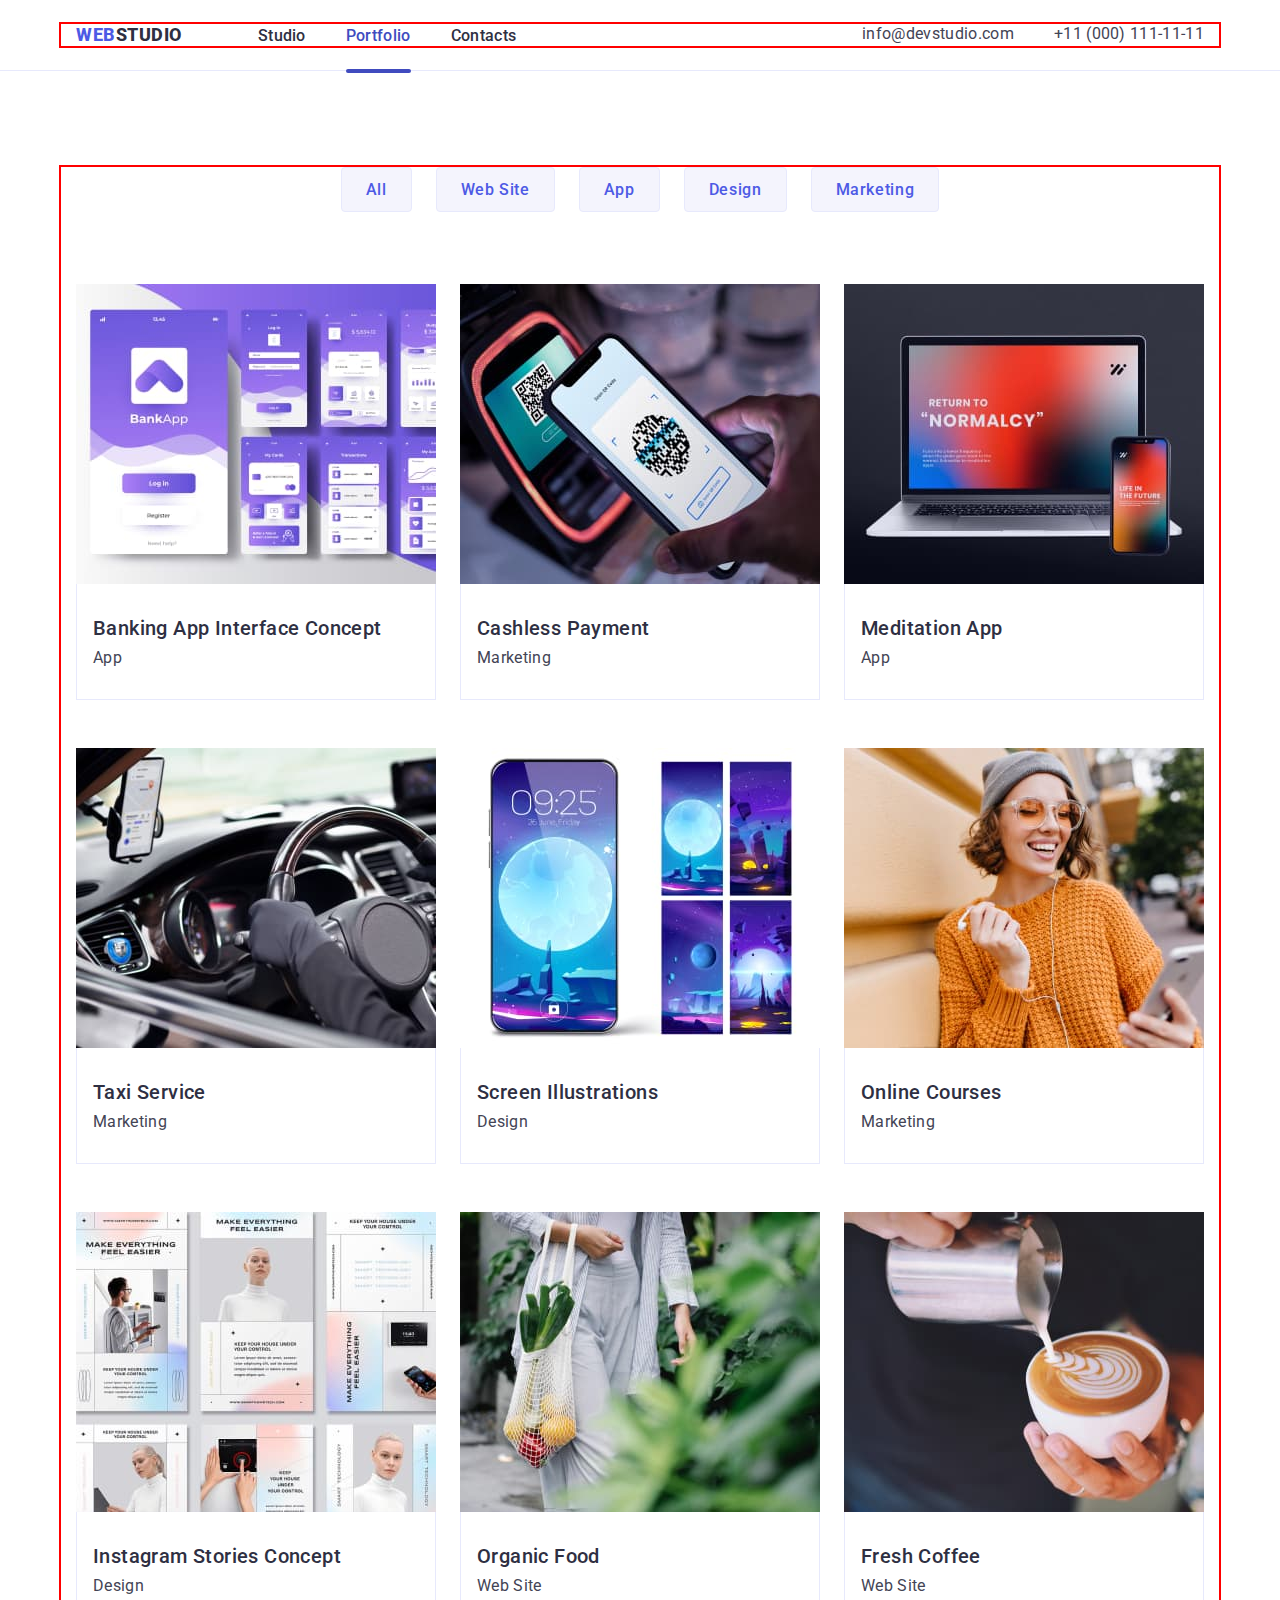
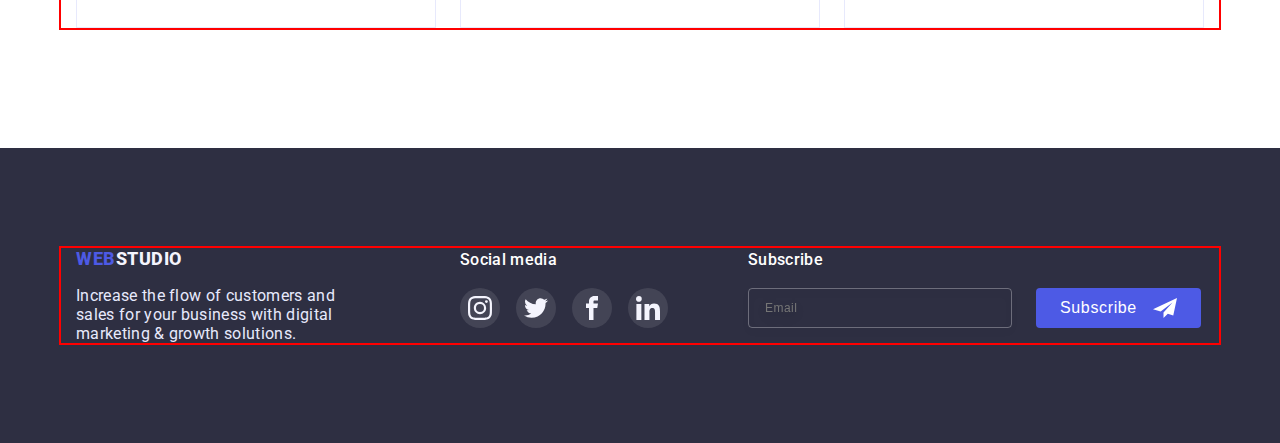
<file: portfolio.html>
<!DOCTYPE html>
<html lang="en">
  <head>
    <meta charset="UTF-8" />
    <meta http-equiv="X-UA-Compatible" content="IE=edge" />
    <meta name="viewport" content="width=device-width, initial-scale=1.0" />
    <link rel="preconnect" href="https://fonts.googleapis.com" />
    <link rel="preconnect" href="https://fonts.gstatic.com" crossorigin />
    <link
      href="https://fonts.googleapis.com/css2?family=Raleway:wght@800&family=Roboto:wght@400;500;700;900&display=swap"
      rel="stylesheet"
    />
    <link
      rel="stylesheet"
      href="https://cdnjs.cloudflare.com/ajax/libs/animate.css/4.1.1/animate.min.css"
    />
    <link rel="stylesheet" href="./css/style.css" />
    <link href="https://unpkg.com/aos@2.3.1/dist/aos.css" rel="stylesheet" />

    <title>Document</title>
  </head>
  <body>
    <header class="header section">
      <div class="container header-container">
        <nav class="header-navigation">
          <a class="header-logo link" href="./index.html"
            ><span class="header-logo-web">Web</span>Studio</a
          >
          <ul class="header-list list">
            <li class="header-item">
              <a class="header-link link" href="./index.html">Studio</a>
            </li>
            <li class="header-item">
              <a class="header-link link current" href="./portfolio.html"
                >Portfolio</a
              >
            </li>
            <li class="header-item">
              <a class="header-link link" href="./contacts.html">Contacts</a>
            </li>
          </ul>
        </nav>
        <address class="header-address">
          <ul class="header-address-list list">
            <li>
              <a class="header-mail link" href="mailto:info@devstudio.com"
                >info@devstudio.com</a
              >
            </li>
            <li>
              <a class="header-tel link" href="tel:+110001111111"
                >+11 (000) 111-11-11</a
              >
            </li>
          </ul>
        </address>
      </div>
    </header>

    <main>
      <section class="portfolio section">
        <div class="container">
          <h1 class="portfolio-heading"></h1>
          <ul class="portfolio-navigation list">
            <li>
              <button class="portfolio-btn btn" type="button">All</button>
            </li>
            <li>
              <button class="portfolio-btn btn" type="button">Web Site</button>
            </li>
            <li>
              <button class="portfolio-btn btn" type="button">App</button>
            </li>
            <li>
              <button class="portfolio-btn btn" type="button">Design</button>
            </li>
            <li>
              <button class="portfolio-btn btn" type="button">Marketing</button>
            </li>
          </ul>
          <h2 class="portfolio-heading"></h2>
          <ul class="portfolio-content-list list">
            <li class="portfolio-content-list-item">
              <a class="portfolio-content-link link" href="#">
                <div class="portfolio-cover-wrap">
                  <img
                    class="portfolio-content-img"
                    src="./images/portfolio1.jpg"
                    alt="bank app"
                    width="360"
                  />
                  <p class="portfolio-cover-text">
                    14 Stylish and User-Friendly App Design Concepts · Task
                    Manager App · Calorie Tracker App · Exotic Fruit Ecommerce
                    App · Cloud Storage App
                  </p>
                </div>
                <div class="portfolio-content-img-signature">
                  <h3 class="portfolio-content-heading">
                    Banking App Interface Concept
                  </h3>
                  <p class="portfolio-content-descr">App</p>
                </div>
              </a>
            </li>
            <li class="portfolio-content-list-item">
              <a class="portfolio-content-link link" href="#">
                <div class="portfolio-cover-wrap">
                  <img
                    class="portfolio-content-img"
                    src="./images/portfolio2.jpg"
                    alt="QR-code"
                    width="360"
                  />
                  <p class="portfolio-cover-text">
                    14 Stylish and User-Friendly App Design Concepts · Task
                    Manager App · Calorie Tracker App · Exotic Fruit Ecommerce
                    App · Cloud Storage App
                  </p>
                </div>
                <div class="portfolio-content-img-signature">
                  <h3 class="portfolio-content-heading">Cashless Payment</h3>
                  <p class="portfolio-content-descr">Marketing</p>
                </div>
              </a>
            </li>
            <li class="portfolio-content-list-item">
              <a class="portfolio-content-link link" href="#">
                <div class="portfolio-cover-wrap">
                  <img
                    class="portfolio-content-img"
                    src="./images/portfolio3.jpg"
                    alt="laptop and phone"
                    width="360"
                  />
                  <p class="portfolio-cover-text">
                    14 Stylish and User-Friendly App Design Concepts · Task
                    Manager App · Calorie Tracker App · Exotic Fruit Ecommerce
                    App · Cloud Storage App
                  </p>
                </div>
                <div class="portfolio-content-img-signature">
                  <h3 class="portfolio-content-heading">Meditation App</h3>
                  <p class="portfolio-content-descr">App</p>
                </div>
              </a>
            </li>
            <li class="portfolio-content-list-item">
              <a class="portfolio-content-link link" href="#">
                <div class="portfolio-cover-wrap">
                  <img
                    class="portfolio-content-img"
                    src="./images/portfolio4.jpg"
                    alt="taxi"
                    width="360"
                  />
                  <p class="portfolio-cover-text">
                    14 Stylish and User-Friendly App Design Concepts · Task
                    Manager App · Calorie Tracker App · Exotic Fruit Ecommerce
                    App · Cloud Storage App
                  </p>
                </div>
                <div class="portfolio-content-img-signature">
                  <h3 class="portfolio-content-heading">Taxi Service</h3>
                  <p class="portfolio-content-descr">Marketing</p>
                </div>
              </a>
            </li>
            <li class="portfolio-content-list-item">
              <a class="portfolio-content-link link" href="#">
                <div class="portfolio-cover-wrap">
                  <img
                    class="portfolio-content-img"
                    src="./images/portfolio5.jpg"
                    alt="screen illustrations"
                    width="360"
                  />
                  <p class="portfolio-cover-text">
                    14 Stylish and User-Friendly App Design Concepts · Task
                    Manager App · Calorie Tracker App · Exotic Fruit Ecommerce
                    App · Cloud Storage App
                  </p>
                </div>
                <div class="portfolio-content-img-signature">
                  <h3 class="portfolio-content-heading">
                    Screen Illustrations
                  </h3>
                  <p class="portfolio-content-descr">Design</p>
                </div>
              </a>
            </li>
            <li class="portfolio-content-list-item">
              <a class="portfolio-content-link link" href="#">
                <div class="portfolio-cover-wrap">
                  <img
                    class="portfolio-content-img"
                    src="./images/portfolio6.jpg"
                    alt="girl with a phone"
                    width="360"
                  />
                  <p class="portfolio-cover-text">
                    14 Stylish and User-Friendly App Design Concepts · Task
                    Manager App · Calorie Tracker App · Exotic Fruit Ecommerce
                    App · Cloud Storage App
                  </p>
                </div>
                <div class="portfolio-content-img-signature">
                  <h3 class="portfolio-content-heading">Online Courses</h3>
                  <p class="portfolio-content-descr">Marketing</p>
                </div>
              </a>
            </li>
            <li class="portfolio-content-list-item">
              <a class="portfolio-content-link link" href="#">
                <div class="portfolio-cover-wrap">
                  <img
                    class="portfolio-content-img"
                    src="./images/portfolio7.jpg"
                    alt="instagram stories concept"
                    width="360"
                  />
                  <p class="portfolio-cover-text">
                    14 Stylish and User-Friendly App Design Concepts · Task
                    Manager App · Calorie Tracker App · Exotic Fruit Ecommerce
                    App · Cloud Storage App
                  </p>
                </div>
                <div class="portfolio-content-img-signature">
                  <h3 class="portfolio-content-heading">
                    Instagram Stories Concept
                  </h3>
                  <p class="portfolio-content-descr">Design</p>
                </div>
              </a>
            </li>
            <li class="portfolio-content-list-item">
              <a class="portfolio-content-link link" href="#">
                <div class="portfolio-cover-wrap">
                  <img
                    class="portfolio-content-img"
                    src="./images/portfolio8.jpg"
                    alt="woman with an eco bag"
                    width="360"
                  />
                  <p class="portfolio-cover-text">
                    14 Stylish and User-Friendly App Design Concepts · Task
                    Manager App · Calorie Tracker App · Exotic Fruit Ecommerce
                    App · Cloud Storage App
                  </p>
                </div>
                <div class="portfolio-content-img-signature">
                  <h3 class="portfolio-content-heading">Organic Food</h3>
                  <p class="portfolio-content-descr">Web Site</p>
                </div>
              </a>
            </li>
            <li class="portfolio-content-list-item">
              <a class="portfolio-content-link link" href="#">
                <div class="portfolio-cover-wrap">
                  <img
                    class="portfolio-content-img"
                    src="./images/portfolio9.jpg"
                    alt="coffee"
                    width="360"
                  />
                  <p class="portfolio-cover-text">
                    14 Stylish and User-Friendly App Design Concepts · Task
                    Manager App · Calorie Tracker App · Exotic Fruit Ecommerce
                    App · Cloud Storage App
                  </p>
                </div>
                <div class="portfolio-content-img-signature">
                  <h3 class="portfolio-content-heading">Fresh Coffee</h3>
                  <p class="portfolio-content-descr">Web Site</p>
                </div>
              </a>
            </li>
          </ul>
        </div>
      </section>
    </main>

    <footer class="footer">
      <div class="container footer-container">
        <div class="footer-left-content">
          <a class="footer-logo" href="./index.html"
            ><span class="footer-logo-web">Web</span>Studio</a
          >
          <p class="footer-descr">
            Increase the flow of customers and sales for your business with
            digital marketing &amp; growth solutions.
          </p>
        </div>
        <div class="footer-soc">
          <p class="footer-soc-heading">Social media</p>
          <ul class="footer-soc-list list">
            <li class="footer-soc-item">
              <a href="#" class="footer-soc-link link">
                <svg class="footer-soc-icon" width="24" height="24">
                  <use href="./images/icons.svg#icon-instagram"></use>
                </svg>
              </a>
            </li>
            <li class="footer-soc-item">
              <a href="#" class="footer-soc-link link">
                <svg class="footer-soc-icon" width="24" height="24">
                  <use href="./images/icons.svg#icon-twitter-1"></use>
                </svg>
              </a>
            </li>
            <li class="footer-soc-item">
              <a href="#" class="footer-soc-link link">
                <svg class="footer-soc-icon" width="24" height="24">
                  <use href="./images/icons.svg#icon-facebook"></use>
                </svg>
              </a>
            </li>
            <li class="footer-soc-item">
              <a href="#" class="footer-soc-link link">
                <svg class="footer-soc-icon" width="24" height="24">
                  <use href="./images/icons.svg#icon-linkedin-1"></use>
                </svg>
              </a>
            </li>
          </ul>
        </div>
        <div class="footer-subscribe">
          <p class="footer-subscribe-heading">Subscribe</p>

          <form class="footer-email-form">
            <div>
              <input
                type="email"
                placeholder="Email"
                class="footer-email"
                required
                name="user-email"
              />
            </div>
            <button type="submit" class="footer-btn">
              Subscribe
              <svg class="subscribe-icon" width="24" height="24">
                <use href="./images/icons.svg#icon-Frame-3"></use>
              </svg>
            </button>
          </form>
        </div>
      </div>
    </footer>

    <script>
      AOS.init({ once: true });
    </script>
    <script src="https://unpkg.com/aos@2.3.1/dist/aos.js"></script>
    <script src="./js/modal.js"></script>
  </body>
</html>
</file>
<file: css/style.css>
:root {
  --brand-color-dark: #2e2f42;
  --brand-color-text: #434455;
  --brand-color-primary-brand: #4d5ae5;
  --brand-color-pressed-state: #404bbf;
  --brand-color-white: #fff;
  --brand-color-light: #f4f4fd;
  --brand-color-accent: #e7e9fc;
  --brand-color-subtle-text: #8e8f99;
  --brand-color-success: #31d0aa;
}

p,
h1,
h2,
h3,
h4,
h5,
h6 {
  margin: 0;
}

ul {
  margin: 0;
  padding-left: 0;
}

button {
  cursor: pointer;
}

address {
  font-style: normal;
}

img {
  display: block;
}

* {
  margin: 0;
  padding: 0;
  list-style: none;
  box-sizing: border-box;
}

body {
  color: var(--brand-color-text);
  font-family: Roboto, sans-serif;
  font-size: 16px;
  font-style: normal;
  background: #ffffff;
}

.container {
  width: 100%;
  max-width: 1158px;
  padding-left: 15px;
  padding-right: 15px;
  margin: 0 auto;
  outline: 2px solid red;
}

.link {
  text-decoration: none;
}

.list {
  list-style: none;
}

.hidden {
  position: absolute;
  width: 1px;
  height: 1px;
  margin: -1px;
  border: 0;
  padding: 0;
  white-space: nowrap;
  clip-path: inset(100%);
  clip: rect(0 0 0 0);
  overflow: hidden;
}

/* ------------------------------ HEADER ------------------------------ */

.header {
  padding-top: 24px;
  padding-bottom: 24px;
  border-bottom: 1px solid var(--brand-color-accent);
}

.header-container {
  display: flex;
}

.header-navigation {
  display: flex;
  margin-right: auto;
  align-items: baseline;
}

.header-logo {
  font-weight: 800;
  font-size: 18px;
  line-height: 1.2;
  letter-spacing: 0.03em;
  text-transform: uppercase;
  color: var(--brand-color-dark);
  text-decoration: none;
  margin-right: 76px;
}

.header-logo-web {
  color: var(--brand-color-primary-brand);
}

.header-list {
  display: flex;
  gap: 40px;
}

.header-link {
  position: relative;
  font-weight: 500;
  font-size: 16px;
  line-height: 1.2;
  letter-spacing: 0.02em;
  text-decoration: none;
  color: var(--brand-color-dark);
  transition: color 250ms cubic-bezier(0.4, 0, 0.2, 1);
}

.header-link:is(:hover, :focus) {
  color: var(--brand-color-pressed-state);
}

.header-link::after {
  position: absolute;
  display: flex;
  content: ' ';
  height: 4px;
  width: 0;
  margin-top: 24px;
  border-radius: 2px;
  background-color: var(--brand-color-pressed-state);
  transition: 0.3s;
}

.header-link:hover::after {
  width: 100%;
}

.current {
  color: var(--brand-color-pressed-state);
}

.current::after {
  position: absolute;
  display: flex;
  content: ' ';
  height: 4px;
  width: 100%;
  margin-top: 24px;
  border-radius: 2px;
  background-color: var(--brand-color-pressed-state);
  transition: 0.3s;
}

.header-address-list {
  display: flex;
  list-style: none;
  gap: 40px;
}

.header-mail,
.header-tel {
  font-size: 16px;
  line-height: 1.2;
  letter-spacing: 0.02em;
  color: var(--brand-color-text);
  text-decoration: none;
  transition: color 250ms cubic-bezier(0.4, 0, 0.2, 1);
}

.header-mail:is(:hover, :focus),
.header-tel:is(:hover, :focus) {
  color: var(--brand-color-pressed-state);
}

/* ------------------------------ SUBHEADER ------------------------------ */

.subheader {
  margin: 0 auto;
  background-color: var(--brand-color-dark);
  background-image: linear-gradient(
      rgba(46, 47, 66, 0.7),
      rgba(46, 47, 66, 0.7)
    ),
    url(../images/people-office.jpg);
  background-repeat: no-repeat;
  background-position: center;
  background-size: cover;
  max-width: 1440px;
  padding-top: 188px;
  padding-bottom: 188px;
}

.subheader-heading {
  margin: 0 auto;
  max-width: 494px;
  font-weight: 700;
  font-size: 56px;
  text-align: center;
  letter-spacing: 0.01em;
  color: var(--brand-color-white);
  margin-bottom: 48px;
}

.subheader-btn {
  padding: 16px 32px;
  background: var(--brand-color-primary-brand);
  box-shadow: 0px 4px 4px rgba(0, 0, 0, 0.15);
  border-radius: 4px;
  font-size: 16px;
  font-weight: 500;
  line-height: 1.2;
  letter-spacing: 0.04em;
  color: var(--brand-color-white);
  cursor: pointer;
  border: none;
  display: block;
  margin: 0 auto;
  transition: background-color 250ms cubic-bezier(0.4, 0, 0.2, 1);
}

.btn {
  font-family: inherit;
}

.subheader-btn:is(:hover, :focus) {
  background-color: var(--brand-color-pressed-state);
}

/* ------------------------------ FEATURES ------------------------------ */

.features {
  padding-top: 120px;
  padding-bottom: 60px;
}

.features-heading {
  display: none;
}

.features-list {
  display: flex;
  justify-content: center;
  gap: 24px;
}

.features-list-item {
  width: calc((100% - 72px) / 4);
}

.features-icon-background {
  height: 112px;
  margin-bottom: 8px;
  background: var(--brand-color-light);
  border-radius: 4px;
  display: flex;
  align-items: center;
  justify-content: center;
}

.features-list-heading {
  margin-bottom: 8px;
  font-weight: 500;
  font-size: 20px;
  line-height: 1.2;
  letter-spacing: 0.02em;
  color: var(--brand-color-dark);
}

.features-list-descr {
  max-width: 264px;
  line-height: 1.2;
  letter-spacing: 0.02em;
}

/* ------------------------------ DOING ------------------------------ */

.doing {
  padding-top: 60px;
  padding-bottom: 120px;
}

.doing-heading,
.team-heading,
.customers-heading {
  margin-bottom: 72px;
  font-size: 36px;
  line-height: 2;
  text-align: center;
  letter-spacing: 0.02em;
  text-transform: capitalize;
  color: var(--brand-color-dark);
}

.doing-list {
  display: flex;
  justify-content: center;
  gap: 24px;
}

.doing-list-item {
  background: linear-gradient(
      0deg,
      rgba(77, 90, 229, 0.1),
      rgba(77, 90, 229, 0.1)
    ),
    url(2368.jpg);
  background-blend-mode: soft-light, normal;
  border: 1px solid #e7e9fc;
}

/* ------------------------------ TEAM ------------------------------ */

.team {
  background: var(--brand-color-light);
  padding-top: 120px;
  padding-bottom: 120px;
}

.team-list {
  display: flex;
  justify-content: center;
  gap: 24px;
}

.team-list-item {
  width: calc((100% - 72px) / 4);
  background: var(--brand-color-white);
  box-shadow: 0px 1px 6px rgba(46, 47, 66, 0.08),
    0px 1px 1px rgba(46, 47, 66, 0.16), 0px 2px 1px rgba(46, 47, 66, 0.08);
  border-radius: 0px 0px 4px 4px;
}

.team-img {
  width: 100%;
}

.team-img-signature {
  padding-top: 32px;
  padding-bottom: 32px;
}

.team-name {
  font-weight: 500;
  font-size: 20px;
  line-height: 1.2;
  letter-spacing: 0.02em;
  text-align: center;
  color: var(--brand-color-dark);
  margin-bottom: 8px;
}

.team-position {
  font-size: 16px;
  line-height: 1.2;
  letter-spacing: 0.02em;
  text-align: center;
  margin-bottom: 8px;
}

.team-soc-list {
  display: flex;
  justify-content: center;
  gap: 24px;
}

.team-soc-item {
  width: 40px;
  height: 40px;
}

.team-soc-link {
  width: 100%;
  height: 100%;
  border-radius: 50%;
  display: flex;
  justify-content: center;
  align-items: center;
  background-color: var(--brand-color-primary-brand);
  transition: background-color 250ms cubic-bezier(0.4, 0, 0.2, 1);
}

.team-soc-icon {
  fill: var(--brand-color-light);
}

.team-soc-link:is(:hover, :focus) {
  background-color: var(--brand-color-pressed-state);
}

/* ------------------------------ CUSTOMERS ------------------------------ */

.customers {
  padding-top: 120px;
  padding-bottom: 120px;
}

.customers-list {
  display: flex;
  gap: 24px;
}

.customers-item {
  width: calc((100% - 120px) / 6);
  height: 88px;
}

.customers-link {
  width: 100%;
  height: 100%;
  border: 1px solid var(--brand-color-subtle-text);
  border-radius: 4px;
  display: flex;
  align-items: center;
  justify-content: center;
  transition: border-color 250ms cubic-bezier(0.4, 0, 0.2, 1),
    color 250ms cubic-bezier(0.4, 0, 0.2, 1);
}

.customers-icon {
  fill: var(--brand-color-subtle-text);
}

.customers-link:is(:hover, :focus) {
  border-color: var(--brand-color-pressed-state);
}
.customers-link:is(:hover, :focus) .customers-icon {
  fill: var(--brand-color-pressed-state);
}

/* ------------------------------ PORTFOLIO ------------------------------ */

.portfolio {
  padding-top: 96px;
  padding-bottom: 120px;
}

.portfolio-heading {
  display: none;
}

.portfolio-navigation {
  margin-bottom: 72px;
  display: flex;
  gap: 24px;
  justify-content: center;
}

.portfolio-btn {
  padding: 12px 24px;
  line-height: 1.2;
  letter-spacing: 0.04em;
  color: var(--brand-color-primary-brand);
  background: var(--brand-color-light);
  border: 1px solid var(--brand-color-accent);
  border-radius: 4px;
  cursor: pointer;
  font-weight: 500;
  font-size: 16px;
  transition: background-color 250ms cubic-bezier(0.4, 0, 0.2, 1),
    border-color 250ms cubic-bezier(0.4, 0, 0.2, 1),
    color 250ms cubic-bezier(0.4, 0, 0.2, 1);
}

.portfolio-btn:is(:hover, :focus) {
  background: var(--brand-color-pressed-state);
  box-shadow: 0px 3px 1px rgba(0, 0, 0, 0.1), 0px 2px 1px rgba(0, 0, 0, 0.08),
    0px 2px 2px rgba(0, 0, 0, 0.12);
  border-color: var(--brand-color-pressed-state);
  color: var(--brand-color-white);
}

.portfolio-content-list {
  display: flex;
  flex-wrap: wrap;
  column-gap: 24px;
  row-gap: 48px;
  justify-content: center;
}

.portfolio-content-list-item {
  width: calc((100% - 48px) / 3);
}

.portfolio-content-list-item:is(:hover, :focus) .portfolio-cover-text {
  transform: translateY(0);
}

.portfolio-content-link {
  display: inline-block;
  transition: box-shadow 250ms cubic-bezier(0.4, 0, 0.2, 1);
}

.portfolio-content-link:is(:hover, :focus) {
  box-shadow: 0px 1px 6px rgba(46, 47, 66, 0.08),
    0px 1px 1px rgba(46, 47, 66, 0.16), 0px 2px 1px rgba(46, 47, 66, 0.08);
}

.portfolio-cover-wrap {
  position: relative;
  overflow: hidden;
}

.portfolio-content-img {
  width: 100%;
}

.portfolio-cover-text {
  position: absolute;
  top: 0;
  height: 100%;
  padding: 40px 32px;
  font-size: 16px;
  line-height: 24px;
  letter-spacing: 0.02em;
  color: var(--brand-color-light);
  background: var(--brand-color-primary-brand);
  transform: translateY(100%);
  transition: transform 250ms cubic-bezier(0.4, 0, 0.2, 1);
}

.portfolio-content-img-signature {
  padding: 32px 16px;
  border: 1px solid #e7e9fc;
  border-top: none;
}

.portfolio-content-heading {
  margin-bottom: 8px;
  font-weight: 500;
  font-size: 20px;
  line-height: 1.2;
  letter-spacing: 0.02em;
  color: var(--brand-color-dark);
}

.portfolio-content-descr {
  font-size: 16px;
  line-height: 1.2;
  letter-spacing: 0.02em;
  color: var(--brand-color-text);
}

/* ------------------------------ FOOTER ------------------------------ */

.footer {
  background-color: var(--brand-color-dark);
  padding-top: 100px;
  padding-bottom: 100px;
}

.footer-container {
  display: flex;
  align-items: baseline;
}

.footer-left-content {
  margin-right: 120px;
}

.footer-logo {
  display: block;
  margin-bottom: 16px;
  font-weight: 800;
  font-size: 18px;
  line-height: 1.2;
  letter-spacing: 0.03em;
  text-transform: uppercase;
  text-decoration: none;
  color: var(--brand-color-light);
}

.footer-logo-web {
  color: var(--brand-color-primary-brand);
}

.footer-descr {
  max-width: 264px;
  font-size: 16px;
  line-height: 1.2;
  letter-spacing: 0.02em;
  color: var(--brand-color-accent);
}

.footer-soc {
  margin-right: 80px;
}

.footer-soc-heading {
  margin-bottom: 16px;
  font-weight: 500;
  font-size: 16px;
  line-height: 24px;
  letter-spacing: 0.02em;
  color: var(--brand-color-white);
}
.footer-soc-list {
  display: flex;
  gap: 16px;
}
.footer-soc-item {
  width: 40px;
  height: 40px;
}
.footer-soc-link {
  width: 100%;
  height: 100%;
  border-radius: 50%;
  display: flex;
  justify-content: center;
  align-items: center;
  background: rgba(255, 255, 255, 0.1);
  transition: background-color 250ms cubic-bezier(0.4, 0, 0.2, 1);
}

.footer-soc-icon {
  fill: var(--brand-color-light);
}

.footer-soc-link:is(:hover, :focus) {
  background-color: var(--brand-color-success);
}

.footer-subscribe-heading {
  font-weight: 500;
  font-size: 16px;
  line-height: 24px;
  letter-spacing: 0.02em;
  color: #ffffff;
  margin-bottom: 16px;
}

.footer-email-form {
  display: flex;
  gap: 24px;
}

.footer-email {
  width: 264px;
  height: 40px;
  background-color: transparent;
  border: 1px solid rgba(255, 255, 255, 0.3);
  filter: drop-shadow(0px 4px 4px rgba(0, 0, 0, 0.15));
  border-radius: 4px;
  font-size: 12px;
  line-height: 24px;
  letter-spacing: 0.04em;
  color: rgba(255, 255, 255, 0.6);
  padding-left: 16px;
}

.footer-btn {
  font-weight: 500;
  font-size: 16px;
  line-height: 24px;
  text-align: center;
  letter-spacing: 0.04em;
  color: #ffffff;
  background: var(--brand-color-primary-brand);
  border-radius: 4px;
  border: none;
  padding: 8px 24px;
  display: flex;
  align-items: center;
  gap: 16px;
  transition: background-color 250ms cubic-bezier(0.4, 0, 0.2, 1),
    border-color 250ms cubic-bezier(0.4, 0, 0.2, 1);
}

.footer-btn:is(:hover, :focus) {
  background-color: var(--brand-color-pressed-state);
  border-color: var(--brand-color-pressed-state);
}

/* BACKDROP */

.backdrop {
  position: fixed;
  top: 0;
  height: 100%;
  width: 100%;
  background-color: rgba(46, 47, 66, 0.4);
  transition: opacity 250ms cubic-bezier(0.4, 0, 0.2, 1),
    visibility 250ms cubic-bezier(0.4, 0, 0.2, 1);
}

.modal {
  position: absolute;
  top: 50%;
  left: 50%;
  transform: translate(-50%, -50%) scale(1);
  width: 408px;
  min-height: 584px;
  background-color: #fcfcfc;
  border-radius: 4px;
  padding: 24px;
  transition: transform 250ms cubic-bezier(0.4, 0, 0.2, 1);
}

.backdrop.is-hidden .modal {
  transform: translate(-50%, -50%) scale(0);
}

.modal-close {
  width: 24px;
  height: 24px;
  background: var(--brand-color-accent);
  border: 1px solid rgba(0, 0, 0, 0.1);
  border-radius: 50%;
  display: flex;
  align-items: center;
  justify-content: center;
  margin-left: auto;
  transition: background-color 250ms cubic-bezier(0.4, 0, 0.2, 1),
    border-color 250ms cubic-bezier(0.4, 0, 0.2, 1),
    fill 250ms cubic-bezier(0.4, 0, 0.2, 1);
}

.modal-close:is(:hover, :focus) {
  background-color: var(--brand-color-pressed-state);
  border-color: var(--brand-color-pressed-state);
}

.modal-close:is(:hover, :focus) .modal-close-icon {
  fill: #ffffff;
}

.is-hidden {
  opacity: 0;
  visibility: hidden;
  pointer-events: none;
}

.modal-title {
  font-weight: 500;
  font-size: 16px;
  line-height: 24px;
  text-align: center;
  letter-spacing: 0.02em;
  color: var(--brand-color-dark);
  margin-top: 24px;
  margin-bottom: 16px;
}

.modal-form {
  position: relative;
}

.modal-field {
  margin-bottom: 8px;
}

.input-wrap {
  position: relative;
}

.modal-input {
  width: 360px;
  height: 40px;
  border: 1px solid rgba(33, 33, 33, 0.2);
  border-radius: 4px;
  background-color: transparent;
  outline: transparent;
  font-size: 12px;
  line-height: 14px;
  letter-spacing: 0.04em;
  padding-left: 38px;
  transition: border-color 250ms cubic-bezier(0.4, 0, 0.2, 1),
    fill 250ms cubic-bezier(0.4, 0, 0.2, 1);
}

.modal-input:is(:hover, :focus) {
  border-color: var(--brand-color-primary-brand);
}

.modal-input:is(:hover, :focus) + .modal-icon {
  fill: var(--brand-color-primary-brand);
}

.input-text {
  font-size: 12px;
  line-height: 14px;
  letter-spacing: 0.01em;
  color: var(--brand-color-subtle-text);
  display: inline-block;
  margin-bottom: 4px;
}

.modal-icon {
  display: block;
  position: absolute;
  left: 16px;
  top: 50%;
  transform: translateY(-50%);
  fill: var(--brand-color-dark);
}

.modal-message {
  width: 100%;
  height: 120px;
  border: 1px solid rgba(33, 33, 33, 0.2);
  border-radius: 4px;
  background-color: transparent;
  outline: transparent;
  font-size: 12px;
  line-height: 14px;
  letter-spacing: 0.04em;
  padding: 8px 16px;
  resize: none;
  transition: border-color 250ms cubic-bezier(0.4, 0, 0.2, 1);
}

.modal-message:is(:hover, :focus) {
  border-color: var(--brand-color-primary-brand);
}

.check-text {
  font-size: 12px;
  line-height: 14px;
  letter-spacing: 0.04em;
  text-align: center;
  color: #757575;
  display: flex;
  margin-bottom: 24px;
  align-items: center;
}

.check-text-link {
  font-size: 12px;
  line-height: 14px;
  letter-spacing: 0.04em;
  color: var(--brand-color-primary-brand);
  margin-left: 4px;
  text-decoration: underline;
  transition: color 250ms cubic-bezier(0.4, 0, 0.2, 1);
}

.check-text-link:is(:hover, :focus) {
  color: var(--brand-color-pressed-state);
}

.check-text::before {
  content: '';
  width: 16px;
  height: 16px;
  border: 1.5px solid var(--brand-color-dark);
  border-radius: 2px;
  margin-right: 8px;
}

.input-check:checked + .check-text::before {
  background-color: var(--brand-color-pressed-state);
  border-color: var(--brand-color-pressed-state);
  background-image: url(../images/Vector.svg);
  background-repeat: no-repeat;
  background-position: center;
}

.input-check:focus + .check-text::before {
  border-color: var(--brand-color-pressed-state);
}

.modal-btn-send {
  font-weight: 500;
  font-size: 16px;
  line-height: 24px;
  letter-spacing: 0.04em;
  color: #ffffff;
  width: 169px;
  height: 56px;
  background: var(--brand-color-primary-brand);
  box-shadow: 0px 4px 4px rgba(0, 0, 0, 0.15);
  border-radius: 4px;
  border: none;
  display: block;
  margin: 0 auto;
  transition: background-color 250ms cubic-bezier(0.4, 0, 0.2, 1);
}

.modal-btn-send:is(:hover, :focus) {
  background-color: var(--brand-color-pressed-state);
}
</file>
